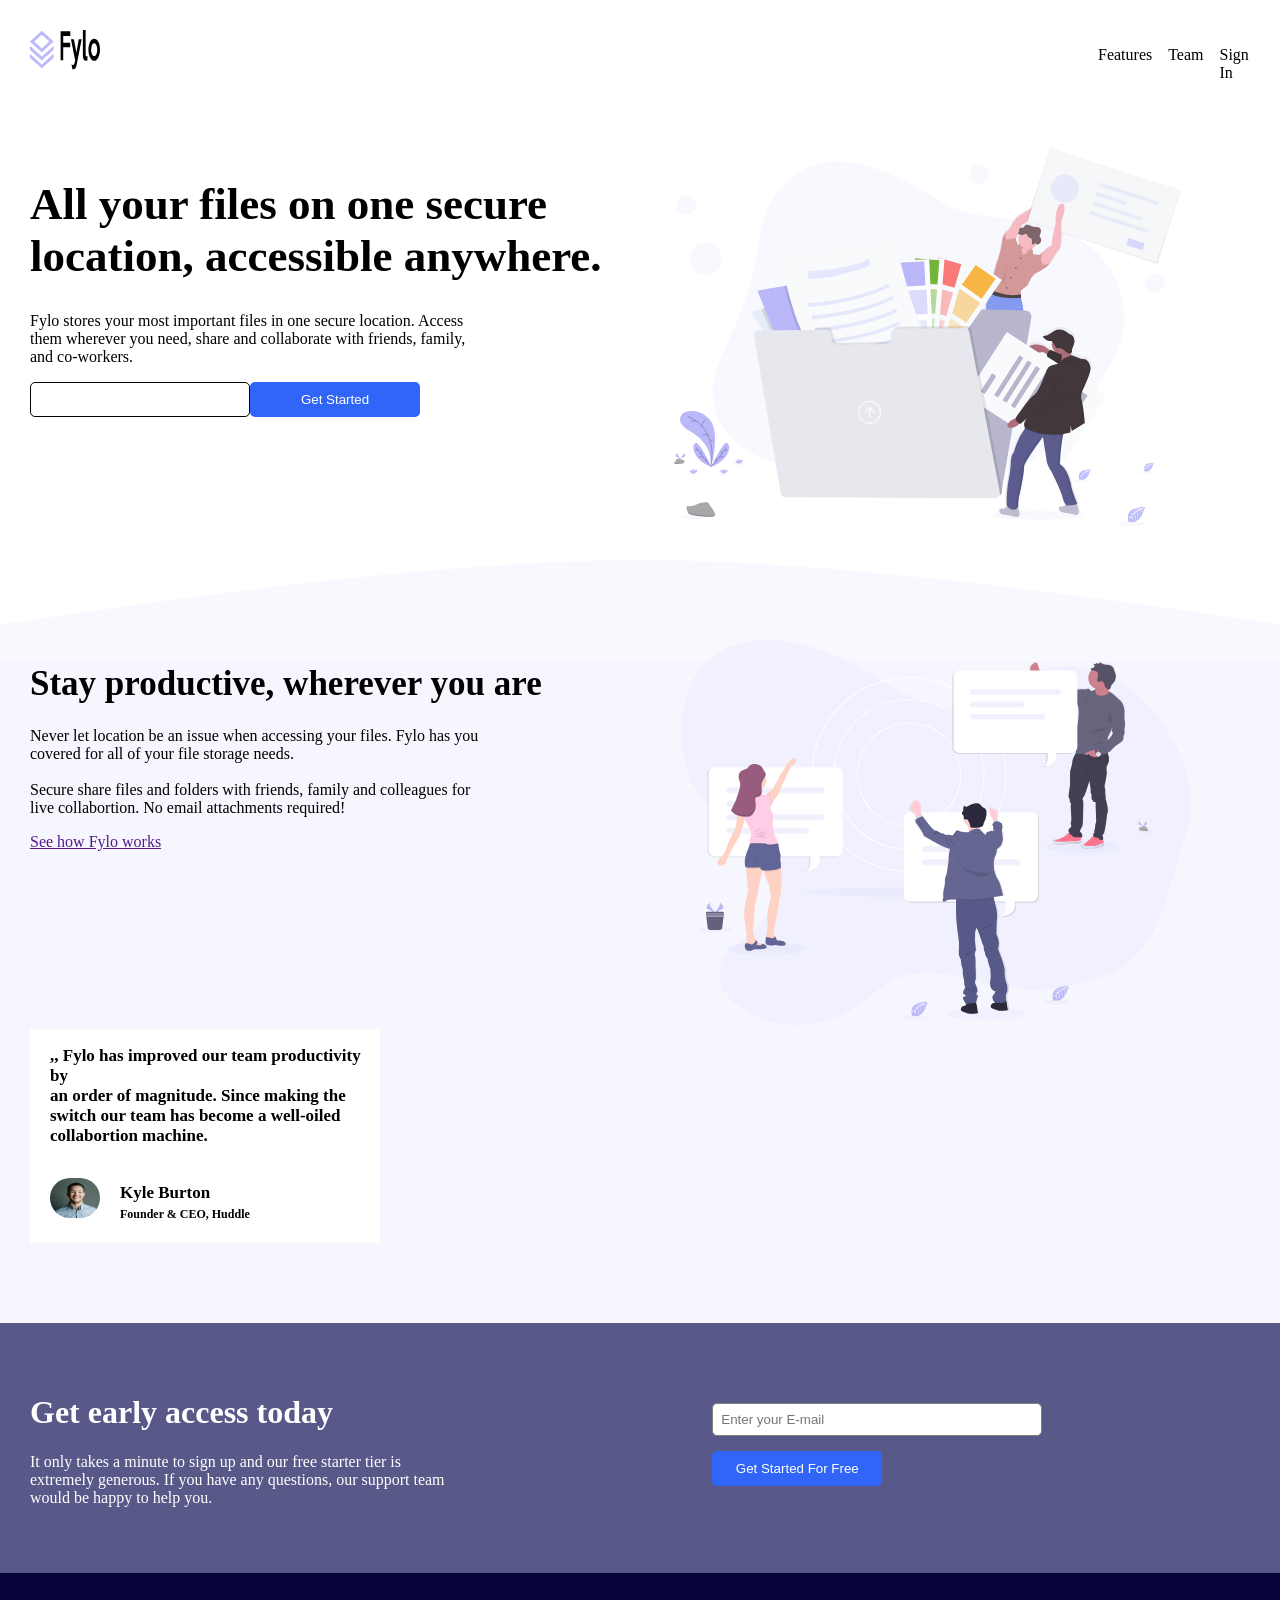
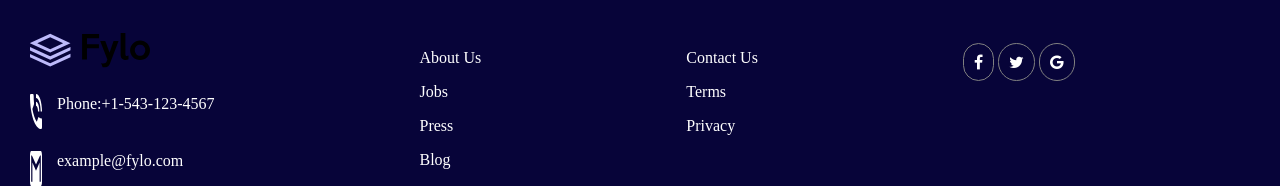
<file: index.html>
<!DOCTYPE html>
<html lang="en">
<head>
    <meta charset="UTF-8">
    <meta http-equiv="X-UA-Compatible" content="IE=edge">
    <meta name="viewport" content="width=device-width, initial-scale=1.0">
    <link rel="stylesheet" href="style.css">
    <title>Fylo Second</title>
    <link rel="stylesheet" href="https://cdnjs.cloudflare.com/ajax/libs/font-awesome/4.7.0/css/font-awesome.min.css">
</head>
<body>
    <div class="container">
    <header>
        <img class="logo-img" src="/images/logo.svg" alt="Logo">
        <p class="parag">Features</p>
        <p class="parag">Team</p>
        <p class="parag">Sign In</p>
    </header>
    <main>
        <div class="first-div">
            <div>
        <h1 class="head1">All your files on one secure<br>location, accessible anywhere.</h1>
        <p class="parag1">Fylo stores your most important files in one secure location. Access<br>
           them wherever you need, share and collaborate with friends, family,<br>
            and co-workers.</p>
            <div class="next">
            <input class="input1" type="email" name="" id=""><div> <button class="button1">Get Started</button></div>
        </div>
        </div>
        
        <div>
            <img class="img-first" src="/images/illustration-1.svg" alt="">
        </div>
    </div>
</div>
    <img class="img-bg" src="/images/bg-curve-desktop.svg" alt="">
        <div class="sec-div">
            <div class="left-sec">
            <h1 class="head2">Stay productive, wherever you are</h1>
            <p>Never let location be an issue when accessing your files. Fylo has you<br>
               covered for all of your file storage needs.<br><br>
                Secure share files and folders with friends, family and colleagues for<br>
               live collabortion. No email attachments required!</p>

               <p><a href="">See how Fylo works </a></p>
            </div>
            <div>
               <img class="img-sec" src="/images/illustration-2.svg" alt=""></div>
               <div class="white-div"><p class="parag-pro">,, Fylo has improved our team productivity by<br>an order of magnitude. Since making the<br>
                    switch our team has become a well-oiled<br>collabortion machine.</p>
                    <div class="profile-text">
                <img class="img-profile" src="\images/avatar-testimonial.jpg" alt=""><p class="parag-pro">Kyle Burton<br><span class="parag-pro2">Founder & CEO, Huddle</span></p>
            </div>
            </div>
                <div></div>
        </div>
    </main>
    <div class="third-div">
        <div>
        <h1 class="header-third">Get early access today</h1>
        <p class="parag-third">It only takes a minute to sign up and our free starter tier is<br>
            extremely generous. If you have any questions, our support team<br>
           would be happy to help you.</p>
        </div>
           <div>
            <input class="input-sec" type="email" name="" placeholder="Enter your E-mail" id=""><br>
                <button class="btn-sec">Get Started For Free</button>
            </div>
    </div>
    <footer>
        <div> 
            <img class="logo-footer" src="/images/logo.svg" alt=""><br>
            <div class="footer-img1">
            <img class="phone-img" src="/images/icon-phone.svg" alt=""><p class="parag-footer">Phone:+1-543-123-4567</p></div>
            <div class="footer-img2">
            <img class="email-img" src="/images/icon-email.svg" alt=""><p class="parag-footer">example@fylo.com</p>
        </div>
        </div>
        </div>
        <div class="about">
            <p class="parag-footer">About Us</p>
            <p class="parag-footer">Jobs</p>
            <p class="parag-footer">Press</p>
            <p class="parag-footer">Blog</p>
        </div>
        <div class="about">
            <p class="parag-footer">Contact Us</p>
            <p class="parag-footer">Terms</p>
            <p class="parag-footer">Privacy</p>
        </div>
        <div class="social">
            <a href="#" class="fa fa-facebook"></a>
            <a href="#" class="fa fa-twitter"></a>
            <a href="#" class="fa fa-google"></a>
        </div>
    </footer>

</body>
</html>
</file>
<file: style.css>
* {
    box-sizing: border-box;
}

body {
    margin: 0;
}


.container {
    margin-left: 30px;
    margin-right: 30px;
    margin-top: 30px;
    margin-bottom: 30px;
}

header {
    display: flex;

}

.logo-img {
    width: 70px;
    height: 40px;
    margin-right: 990px;
}

.parag {
    margin-left: 8px;
    margin-right: 8px;
}

.first-div {
    display: grid;
    grid-template-columns: auto auto;
    margin-top: 50px;
}


.img-first {
    width: 510px;
}

.head1{
    font-size: 45px;
}

.head2{
    font-size: 35px;

}

.button1 {
     background-color: hsl(224, 93%, 58%);
     color: white;
     border: none;
     border-radius: 5px;
     padding: 10px;
     width: 170px;
}

.input1 {
    padding: 8px;
    width: 220px;
    border-radius: 5px;
    border: 1px solid black;

}

.img-bg {
    width: 100%;
    margin: auto;
}

.sec-div {
    background-color: hsl(240, 75%, 98%);
    margin-top: -25px;
    display: grid;
    grid-template-columns: auto auto;
}

.img-sec {
    width: 510px;


}

.left-sec {
    margin-left: 30px;
    margin-right: 50px;
}

.white-div {
    margin-left: 30px;
    background-color: white;
    width: 350px;
    margin-bottom: 80px;
}

.img-profile {
    width: 50px;
    height: 40px;
    border-radius: 20px;
    margin-left: 20px;
    margin-top: 12px;

}

.next {
    display: flex;
}


.parag-pro {
    margin-left: 20px;
    margin-bottom: 20px;
    font-size: 17px;
    font-weight: bolder;
}

.parag-pro2 {
    font-size: 12px;
}

.profile-text {
    display: flex;
}

.third-div {
    background-color: hsl(238, 22%, 44%);
    display: grid;
    grid-template-columns: auto auto;
    padding-top: 50px;
    padding-bottom: 50px;
}

.header-third {
    color: white;
    margin-left: 30px;
}

.parag-third {
    color: white;
    margin-left: 30px;
}

.input-sec {
    padding: 8px;
    width: 330px;
    border-radius: 5px;
    border: 1px solid gray;
    margin-top: 30px;
    margin-left: 30px;
}

.btn-sec {
    background-color: hsl(224, 93%, 58%);
     color: white;
     border: none;
     border-radius: 5px;
     padding: 10px;
     width: 170px;
     margin-left: 30px;
     margin-top: 15px;
}

footer {
    background-color: hsl(243, 87%, 12%);
    display: grid;
    grid-template-columns: auto auto auto auto;
}

.logo-footer {
    width: 120px;
    margin-left: 30px;
    margin-top: 60px;
}
.footer-img1 {
    display: flex;
    margin-top: 7px;
}
.footer-img2 {
    display: flex;
    margin-top: 7px;
}
.parag-footer {
    color: white;
}

.email-img {
    width: 12px;
    height: 35px;
    margin-left: 30px;
    margin-right: 15px;
    margin-top: 15px;

}
.phone-img {
    width: 12px;
    height: 35px;
    margin-left: 30px;
    margin-top: 15px;
    margin-right: 15px;
}

.about {
    margin-top: 60px;
}

.social {
    margin-top: 70px;
}



.fa-facebook {
    color: white;
    padding: 10px;
    text-decoration: none;
    border: 1px solid gray;
    border-radius: 25px;

  }
  
  .fa-twitter {
    border: 1px solid gray;
    border-radius: 25px;
    color: white;
    padding: 10px;
    text-decoration: none;

  }
  
  .fa-google {
    color: white;
    border: 1px solid gray;
    border-radius: 25px;
    padding: 10px;
    text-decoration: none;
  }



  @media (max-width: 700px) {
    .logo-img {
        margin-right: 150px;
    }
    .first-div {
        display: grid;
        grid-template-columns: auto;
        text-align: center;
        align-items: center;
    }
    .img-first {
        width: 310px;
    }
    .next {
        margin-left: 100px;
        display: grid;
    }
    .button1 {
        margin-right: 100px;
        width: 215px;
        margin-top: 15px;
        margin-bottom: 65px;

    }
    .sec-div {
        display: grid;
        grid-template-columns: auto;
        text-align: center;
        align-items: center;
    }



    .img-sec {
        width: 310px;
        margin-top: 60px;
        margin-bottom: 60px;

    }
    .white-div {
        margin-left: 70px;
    }
    .third-div {
        display: grid;
        grid-template-columns: auto;
        text-align: center;
    }
    .btn-sec {
        width: 300px;
    }
    footer {
        display: grid;
        grid-template-columns: auto;
    }
    .about {
        margin-left: 40px;
    }
    .social {
        margin-left: 40px;
    }
  }
</file>
